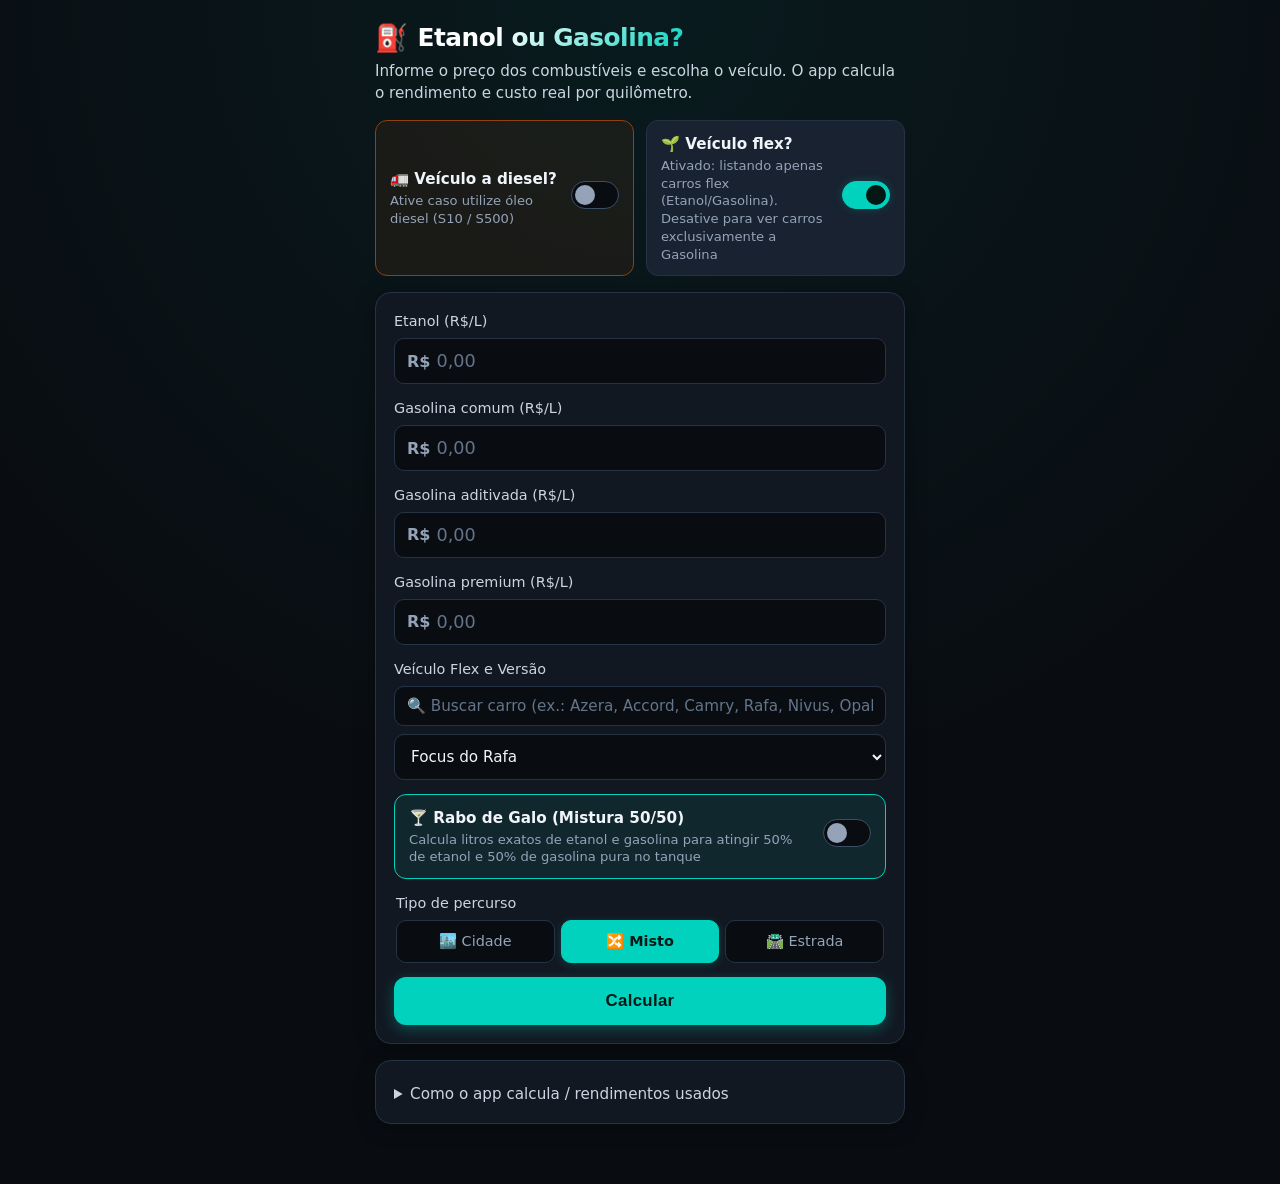
<file: index.html>
<!DOCTYPE html>
<html lang="pt-BR">
<head>
<meta charset="UTF-8">
<meta name="viewport" content="width=device-width, initial-scale=1">
<meta name="theme-color" content="#090d12">
<meta name="referrer" content="strict-origin-when-cross-origin">
<link rel="manifest" href="manifest.webmanifest">
<link rel="icon" type="image/png" href="icon-192.png">
<link rel="apple-touch-icon" href="icon-192.png">
<meta name="apple-mobile-web-app-capable" content="yes">
<meta name="mobile-web-app-capable" content="yes">
<title>Etanol ou Gasolina? Calculadora</title>
<link rel="stylesheet" href="style.css">
</head>
<body>
<main>
  <h1 id="mainTitle"><span id="titleEmoji" class="title-emoji" aria-hidden="true">⛽</span> <span id="titleText" class="title-text">Etanol ou Gasolina?</span></h1>
  <p class="sub">Informe o preço dos combustíveis e escolha o veículo. O app calcula o rendimento e custo real por quilômetro.</p>

  <!-- Toggles no Topo: Diesel e Veículo Flex lado a lado -->
  <div class="top-toggles-grid">
    <div class="toggle-card diesel-toggle-card">
      <div class="toggle-info">
        <label for="toggleDiesel" class="toggle-title">🚛 Veículo a diesel?</label>
        <span class="toggle-desc">Ative caso utilize óleo diesel (S10 / S500)</span>
      </div>
      <label class="switch" for="toggleDiesel" title="Veículo a diesel">
        <input type="checkbox" id="toggleDiesel">
        <span class="slider"></span>
      </label>
    </div>

    <div class="toggle-card flex-toggle-card">
      <div class="toggle-info">
        <label for="toggleVeiculoFlex" class="toggle-title">🌱 Veículo flex?</label>
        <span class="toggle-desc" id="toggleFlexDesc">Desative para ver apenas carros a gasolina</span>
      </div>
      <label class="switch" for="toggleVeiculoFlex" title="Alternar entre lista de carros Flex e exclusivamente a Gasolina">
        <input type="checkbox" id="toggleVeiculoFlex" checked>
        <span class="slider"></span>
      </label>
    </div>
  </div>

  <!-- Mensagem de combustível incompatível (Diesel) -->
  <div id="dieselMessage" class="card diesel-card" hidden>
    <div class="diesel-badge">⚠️ COMBUSTÍVEL INCOMPATÍVEL COM A CALCULADORA</div>
    <h2>Combustível Incompatível com a Calculadora</h2>
    <p class="diesel-desc">
      Veículos movidos a <b>óleo diesel (S10 ou S500)</b> operam por <b>ignição espontânea por alta compressão</b> e necessitam da lubricidade específica do óleo diesel.
      <br><br>
      <b>Motores a diesel não utilizam gasolina nem etanol</b>: abastecer com etanol ou gasolina causa destruição imediata da bomba injetora de alta pressão, dos bicos e de componentes móveis do motor. Por isso, a equivalência de combustíveis não se aplica a veículos a diesel.
    </p>
  </div>

  <!-- Conteúdo principal da Calculadora -->
  <div id="mainContent">
    <form id="form" class="card" novalidate>
      <div class="field" id="etanolField">
        <label for="etanol">Etanol (R$/L)</label>
        <div class="price"><span>R$</span><input id="etanol" type="text" inputmode="decimal" placeholder="0,00" autocomplete="off" maxlength="7"></div>
      </div>
      <div class="field">
        <label for="comum">Gasolina comum (R$/L)</label>
        <div class="price"><span>R$</span><input id="comum" type="text" inputmode="decimal" placeholder="0,00" autocomplete="off" maxlength="7"></div>
      </div>
      <div class="field">
        <label for="aditivada">Gasolina aditivada (R$/L)</label>
        <div class="price"><span>R$</span><input id="aditivada" type="text" inputmode="decimal" placeholder="0,00" autocomplete="off" maxlength="7"></div>
      </div>
      <div class="field">
        <label for="premium">Gasolina premium (R$/L)</label>
        <div class="price"><span>R$</span><input id="premium" type="text" inputmode="decimal" placeholder="0,00" autocomplete="off" maxlength="7"></div>
      </div>
      <div class="field" id="brandField" hidden>
        <label for="brand">Marca da gasolina premium</label>
        <select id="brand"></select>
      </div>

      <div class="field">
        <label for="carro" id="carroLabel">Veículo Flex e Versão</label>
        <div class="search-box">
          <label for="buscaCarro" class="visually-hidden">Buscar veículo por montadora, modelo ou versão</label>
          <input id="buscaCarro" type="text" placeholder="🔍 Buscar carro (ex.: Azera, Accord, Camry, Rafa, Nivus, Opala...)" autocomplete="off">
        </div>
        <select id="carro"></select>
        <div id="carroCustom" hidden>
          <div class="toggle-card">
            <div class="toggle-info">
              <label for="toggleEtanol" class="toggle-title">Calculadora de etanol</label>
              <span class="toggle-desc">Ative para motor flex ou desative se o carro for apenas a gasolina</span>
            </div>
            <label class="switch" for="toggleEtanol" title="Ativar ou desativar calculadora de etanol">
              <input type="checkbox" id="toggleEtanol" checked>
              <span class="slider"></span>
            </label>
          </div>
          <div class="grid2">
            <div><label for="kmGC">Gasolina – cidade (km/L)</label><div class="price"><input id="kmGC" type="text" inputmode="decimal" placeholder="0,0" autocomplete="off" maxlength="5"></div></div>
            <div><label for="kmGE">Gasolina – estrada (km/L)</label><div class="price"><input id="kmGE" type="text" inputmode="decimal" placeholder="0,0" autocomplete="off" maxlength="5"></div></div>
          </div>
          <div id="customEtanolFields" class="grid2">
            <div><label for="kmEC">Etanol – cidade (km/L)</label><div class="price"><input id="kmEC" type="text" inputmode="decimal" placeholder="0,0" autocomplete="off" maxlength="5"></div></div>
            <div><label for="kmEE">Etanol – estrada (km/L)</label><div class="price"><input id="kmEE" type="text" inputmode="decimal" placeholder="0,0" autocomplete="off" maxlength="5"></div></div>
          </div>
        </div>
      </div>

      <!-- Rabo de Galo (Mistura 50/50) com emoji de drink -->
      <div id="rachadorSection" class="field">
        <div class="toggle-card rachador-toggle-card">
          <div class="toggle-info">
            <label for="toggleRachador" class="toggle-title">🍸 Rabo de Galo (Mistura 50/50)</label>
            <span class="toggle-desc">Calcula litros exatos de etanol e gasolina para atingir 50% de etanol e 50% de gasolina pura no tanque</span>
          </div>
          <label class="switch" for="toggleRachador" title="Ativar cálculo de Rabo de Galo">
            <input type="checkbox" id="toggleRachador">
            <span class="slider"></span>
          </label>
        </div>

        <div id="rachadorBox" class="rachador-content" hidden>
          <div class="rachador-input-wrap">
            <label for="litrosMistura">Volume total desejado da mistura (Litros):</label>
            <div class="price">
              <input id="litrosMistura" type="text" inputmode="numeric" placeholder="40" value="40" maxlength="3">
              <span>L</span>
            </div>
          </div>
          <div id="rachadorResult" class="rachador-result-cards"></div>
        </div>
      </div>

      <fieldset class="field">
        <legend>Tipo de percurso</legend>
        <div class="seg">
          <label><input type="radio" name="percurso" value="cidade"><span>🏙️ Cidade</span></label>
          <label><input type="radio" name="percurso" value="misto" checked><span>🔀 Misto</span></label>
          <label><input type="radio" name="percurso" value="estrada"><span>🛣️ Estrada</span></label>
        </div>
      </fieldset>
      <button type="submit">Calcular</button>
      <div class="error" id="error" role="alert" hidden></div>
    </form>

    <section id="result" class="card" aria-live="polite" hidden></section>

    <div class="card">
      <details>
        <summary>Como o app calcula / rendimentos usados</summary>
        <table id="effTable"></table>
        <p class="note">
          O custo por km é <b>preço ÷ km/L</b>: quanto menor, melhor. A tabela acima exibe o consumo oficial do veículo selecionado (tabela Inmetro / PBEV).
          Percurso misto = 50% da distância na cidade e 50% na estrada.
        </p>
        <p class="note">
          <b>Teor oficial de etanol na gasolina:</b> A gasolina comum e a aditivada contêm <b>32% de etanol anidro</b>, enquanto as gasolinas premium contêm <b>25% de etanol anidro</b>.
        </p>
        <p class="note">
          <b>⚠️ Alerta sobre Gasolina Aditivada:</b> Não existe regulamentação que determine proporção mínima ou máxima obrigatória de aditivo para que a gasolina seja vendida como aditivada no posto. Vale mais a pena abastecer com <b>gasolina comum e dosar um aditivo avulso</b> de marca confiável, ou optar por <b>gasolina premium</b> (com maior octanagem e aditivação comprovada).
        </p>
        <p class="note">
          <b>⚠️ Alerta de Saúde do Motor:</b> Trajetos curtos (menos de 15 minutos) degradam o óleo do motor precocemente, pois não evaporam a condensação. O <b>etanol é um forte agravante</b> nesses trajetos frios devido ao seu alto calor de vaporização.
        </p>
      </details>
    </div>
  </div>
</main>
<script src="app.js" defer></script>
</body>
</html>
</file>
<file: style.css>
/* ============================================================
   TEMA MERCEDES-AMG PETRONAS F1 TEAM
   Paleta: Preto Asfalto / Grafite Metálico + Prata Flechas de Prata + Verde/Azul Petronas
   ============================================================ */
:root {
  --bg: #090d12;              /* Preto profundo paddock / fibra de carbono */
  --card: #121822;            /* Grafite escuro acetinado */
  --card2: #182230;           /* Grafite com reflexo metálico */
  --text: #f1f5f9;            /* Branco prateado de alto contraste */
  --muted: #cbd5e1;           /* Prata claro legível (WCAG AA) */
  --silver-dim: #94a3b8;      /* Prata fosco secundário */
  --silver-bright: #e2e8f0;   /* Prata brilhante Mercedes */
  --accent: #00D2BE;          /* Verde / Azul Petronas F1 (Turquesa icônico) */
  --accent2: #00B4A2;         /* Verde Petronas profundo para hover */
  --accent-glow: rgba(0, 210, 190, 0.2);
  --border: #263345;          /* Borda metálica chumbo */
  --border-silver: #3d4f66;   /* Borda prateada com destaque */
  --danger: #f87171;          /* Vermelho alerta */
  --warning: #fbbf24;         /* Amarelo esportivo */
}

* { box-sizing: border-box; }
[hidden] { display: none !important; }

body {
  margin: 0;
  font-family: system-ui, -apple-system, "Segoe UI", Roboto, "Helvetica Neue", sans-serif;
  background: var(--bg);
  background-image: radial-gradient(circle at 50% 0%, rgba(0, 210, 190, 0.07) 0%, transparent 60%);
  color: var(--text);
  min-height: 100vh;
  display: flex;
  justify-content: center;
  padding: 20px 14px 44px;
  line-height: 1.45;
}

main {
  width: 100%;
  max-width: 530px;
}

h1 {
  font-size: 1.55rem;
  margin: 0 0 4px;
  font-weight: 800;
  letter-spacing: -0.02em;
  display: flex;
  align-items: center;
  gap: 10px;
  color: var(--text);
}

.title-emoji {
  display: inline-flex;
  align-items: center;
  justify-content: center;
  font-size: 1.65rem;
  line-height: 1;
  -webkit-text-fill-color: initial;
  color: initial;
  background: none;
  filter: none;
}

.title-text {
  background: linear-gradient(135deg, #ffffff 30%, var(--accent) 100%);
  -webkit-background-clip: text;
  -webkit-text-fill-color: transparent;
}

.sub {
  color: var(--muted);
  margin: 0 0 16px;
  font-size: .95rem;
}

.card {
  background: var(--card);
  border: 1px solid var(--border);
  border-radius: 16px;
  padding: 18px;
  margin-bottom: 16px;
  box-shadow: 0 4px 20px rgba(0, 0, 0, 0.35);
  position: relative;
}

.field {
  margin-bottom: 14px;
  border: 0;
  padding: 0;
  min-width: 0;
}
.field:last-child { margin-bottom: 0; }

label, legend {
  display: block;
  font-size: .9rem;
  color: var(--muted);
  margin-bottom: 6px;
  padding: 0;
  font-weight: 500;
}

.price {
  display: flex;
  align-items: center;
  background: var(--bg);
  border: 1px solid var(--border);
  border-radius: 10px;
  padding: 0 12px;
  transition: border-color .2s, box-shadow .2s;
}

.price:focus-within, select:focus {
  border-color: var(--accent);
  outline: 2px solid var(--accent);
  outline-offset: 1px;
  box-shadow: 0 0 12px var(--accent-glow);
}

.price span {
  color: var(--silver-dim);
  margin-right: 6px;
  font-weight: 600;
}

.search-box {
  display: flex;
  align-items: center;
  background: var(--bg);
  border: 1px solid var(--border);
  border-radius: 10px;
  padding: 0 12px;
  margin-bottom: 8px;
  transition: border-color .2s, box-shadow .2s;
}

.search-box:focus-within {
  border-color: var(--accent);
  outline: 2px solid var(--accent);
  outline-offset: 1px;
  box-shadow: 0 0 12px var(--accent-glow);
}

.search-box input {
  font-size: .95rem;
  padding: 10px 0;
}

input, select {
  width: 100%;
  background: transparent;
  border: 0;
  color: var(--text);
  font-size: 1.1rem;
  padding: 12px 0;
  outline: none;
  font-family: inherit;
}

input::placeholder {
  color: #64748b;
  opacity: 1;
}

select {
  background: var(--bg);
  border: 1px solid var(--border);
  border-radius: 10px;
  padding: 12px;
  font-size: .95rem;
  cursor: pointer;
}

select optgroup {
  background: var(--card);
  color: var(--accent);
  font-weight: 700;
  padding: 6px 0;
}

select option {
  background: var(--card2);
  color: var(--text);
  font-weight: 400;
  padding: 8px 4px;
}

.grid2 {
  display: grid;
  grid-template-columns: 1fr 1fr;
  gap: 10px;
  margin-top: 12px;
}
.grid2 label { font-size: .85rem; }
.grid2 .price { padding: 0 10px; }
.grid2 .price span { font-size: .85rem; }

/* Toggles elegantes no estilo Mercedes F1 */
.top-toggles-grid {
  display: grid;
  grid-template-columns: 1fr 1fr;
  gap: 12px;
  margin-bottom: 16px;
}

.top-toggles-grid .toggle-card {
  margin-top: 0;
  margin-bottom: 0;
  height: 100%;
  box-sizing: border-box;
}

@media (max-width: 500px) {
  .top-toggles-grid {
    grid-template-columns: 1fr;
    gap: 10px;
  }
}

.toggle-card {
  display: flex;
  align-items: center;
  justify-content: space-between;
  gap: 12px;
  background: var(--card2);
  border: 1px solid var(--border);
  border-radius: 12px;
  padding: 12px 14px;
  margin-top: 10px;
  margin-bottom: 12px;
  transition: border-color .2s;
}

.toggle-info { flex: 1; min-width: 0; }
.toggle-title {
  display: block;
  font-size: .95rem;
  font-weight: 600;
  color: var(--text);
  margin-bottom: 2px;
  cursor: pointer;
}
.toggle-desc {
  display: block;
  font-size: .82rem;
  color: var(--silver-dim);
  line-height: 1.35;
}

.switch {
  position: relative;
  display: inline-block;
  width: 48px;
  height: 28px;
  flex-shrink: 0;
  cursor: pointer;
}
.switch input { opacity: 0; width: 0; height: 0; position: absolute; }
.slider {
  position: absolute;
  top: 0; left: 0; right: 0; bottom: 0;
  background-color: var(--bg);
  border: 1px solid var(--border-silver);
  border-radius: 28px;
  transition: background-color .2s, border-color .2s, box-shadow .2s;
}
.slider::before {
  content: "";
  position: absolute;
  height: 20px;
  width: 20px;
  left: 3px;
  top: 3px;
  background-color: var(--silver-dim);
  border-radius: 50%;
  transition: transform .2s, background-color .2s;
}
.switch input:checked + .slider {
  background-color: var(--accent);
  border-color: var(--accent);
  box-shadow: 0 0 10px var(--accent-glow);
}
.switch input:checked + .slider::before {
  transform: translateX(20px);
  background-color: #031715;
}
.switch input:focus-visible + .slider {
  outline: 2px solid var(--text);
  outline-offset: 2px;
}

/* Botão de Calcular Mercedes Petronas */
button {
  width: 100%;
  border: 0;
  border-radius: 12px;
  padding: 14px;
  font-size: 1.05rem;
  font-weight: 700;
  background: var(--accent);
  color: #031715;
  cursor: pointer;
  letter-spacing: 0.02em;
  transition: background .2s, transform .1s, box-shadow .2s;
  box-shadow: 0 4px 14px rgba(0, 210, 190, 0.3);
}
button:hover {
  background: #02ecd5;
  box-shadow: 0 6px 18px rgba(0, 210, 190, 0.45);
}
button:active { transform: scale(0.99); }
button:focus-visible {
  outline: 3px solid var(--silver-bright);
  outline-offset: 2px;
}

.error {
  color: var(--danger);
  font-size: .95rem;
  margin-top: 10px;
  font-weight: 500;
}

/* Cartão do Vencedor Petronas */
.winner {
  background: linear-gradient(135deg, #042420 0%, #084039 100%);
  border: 1px solid var(--accent);
  border-radius: 14px;
  padding: 18px;
  margin-bottom: 14px;
  box-shadow: 0 4px 16px rgba(0, 210, 190, 0.15);
}
.winner small {
  color: var(--accent);
  text-transform: uppercase;
  letter-spacing: .08em;
  font-size: .8rem;
  font-weight: 700;
}
.winner h2 {
  margin: 4px 0 6px;
  font-size: 1.55rem;
  color: #ffffff;
}
.winner p {
  margin: 0;
  color: #e2fbf8;
  font-size: .95rem;
}

/* Linhas de Ranking */
.row {
  display: flex;
  justify-content: space-between;
  align-items: center;
  gap: 10px;
  padding: 12px 14px;
  border-radius: 10px;
  background: var(--card2);
  border: 1px solid var(--border);
  margin-bottom: 8px;
  transition: border-color .15s;
}
.row.best {
  border-color: var(--accent);
  background: linear-gradient(90deg, rgba(0, 210, 190, 0.1) 0%, var(--card2) 100%);
}
.row .name { font-weight: 600; color: var(--text); }
.row .meta { color: var(--silver-dim); font-size: .875rem; margin-top: 2px; }
.row .val { text-align: right; font-weight: 700; white-space: nowrap; color: var(--text); }
.row .val small { display: block; color: var(--silver-dim); font-weight: 400; font-size: .82rem; }

.tip {
  background: var(--card2);
  border: 1px solid var(--border);
  border-radius: 10px;
  padding: 12px 14px;
  font-size: .9rem;
  color: var(--muted);
  margin-top: 12px;
  line-height: 1.45;
}
.tip b { color: var(--text); }
.tip.warning {
  border-left: 4px solid var(--warning);
  background: rgba(251, 191, 36, 0.08);
}
.tip.easter-egg {
  border-left: 4px solid var(--accent);
  background: rgba(0, 210, 190, 0.1);
  box-shadow: 0 0 15px rgba(0, 210, 190, 0.15);
}

details { margin-top: 4px; }
summary {
  cursor: pointer;
  color: var(--muted);
  font-size: .95rem;
  font-weight: 500;
}
summary:hover { color: var(--accent); }
summary:focus-visible { outline: 2px solid var(--accent); outline-offset: 2px; }

table {
  width: 100%;
  border-collapse: collapse;
  margin-top: 10px;
  font-size: .875rem;
}
td, th {
  text-align: left;
  padding: 7px 5px;
  border-bottom: 1px solid var(--border);
}
th {
  color: var(--accent);
  font-weight: 600;
}

.note {
  color: var(--silver-dim);
  font-size: .875rem;
  margin-top: 10px;
  line-height: 1.5;
}

.benefits {
  background: var(--card2);
  border: 1px solid var(--border);
  border-radius: 12px;
  padding: 14px;
  margin-top: 12px;
}
.benefits h3 {
  margin: 0 0 8px;
  font-size: 1rem;
  color: var(--silver-bright);
}
.benefits ul {
  margin: 0;
  padding-left: 18px;
  font-size: .9rem;
  line-height: 1.5;
}
.benefits li { margin-bottom: 4px; }
.benefits li b { color: var(--accent); }

/* Seletor de Percurso (Cidade / Misto / Estrada) */
.seg { display: flex; gap: 6px; }
.seg label { flex: 1; margin: 0; cursor: pointer; position: relative; }
.seg input { position: absolute; opacity: 0; width: 0; height: 0; }
.seg span {
  display: block;
  text-align: center;
  padding: 10px 4px;
  border: 1px solid var(--border);
  border-radius: 10px;
  background: var(--bg);
  color: var(--silver-dim);
  font-size: .9rem;
  font-weight: 500;
  transition: all .2s;
}
.seg input:checked + span {
  background: var(--accent);
  color: #031715;
  border-color: var(--accent);
  font-weight: 700;
  box-shadow: 0 2px 8px var(--accent-glow);
}
.seg input:focus-visible + span { outline: 2px solid var(--silver-bright); outline-offset: 2px; }

/* Estilos Diesel com design de aviso técnico de ponta */
.diesel-toggle-card {
  border-color: #92400e;
  background: rgba(146, 64, 14, 0.12);
}
.diesel-card {
  text-align: center;
  padding: 26px 18px;
  border-color: #f59e0b;
  background: linear-gradient(180deg, #182230 0%, #291a0c 100%);
  box-shadow: 0 6px 24px rgba(245, 158, 11, 0.15);
}
.diesel-badge {
  display: inline-block;
  padding: 4px 12px;
  border-radius: 20px;
  font-size: .75rem;
  font-weight: 800;
  letter-spacing: .08em;
  background: #f59e0b;
  color: #451a03;
  margin-bottom: 12px;
}
.diesel-card h2 {
  font-size: 1.3rem;
  margin: 0 0 12px;
  color: #fef3c7;
  font-weight: 700;
}
.diesel-desc {
  color: var(--muted);
  font-size: .92rem;
  line-height: 1.55;
  margin: 0;
}

/* Estilos Rabo de Galo (Mistura 50/50) */
.rachador-toggle-card {
  border-color: var(--accent);
  background: rgba(0, 210, 190, 0.08);
}
.rachador-content {
  background: var(--card2);
  border: 1px solid var(--accent);
  border-radius: 12px;
  padding: 14px;
  margin-top: 8px;
}
.rachador-input-wrap { margin-bottom: 12px; }
.rachador-result-cards { display: flex; flex-direction: column; gap: 10px; }
.rachador-card {
  background: var(--bg);
  border: 1px solid var(--border);
  border-radius: 10px;
  padding: 12px;
}
.rachador-card.comum { border-left: 4px solid var(--accent); }
.rachador-card.premium { border-left: 4px solid #c084fc; }
.rachador-title {
  font-size: 1rem;
  font-weight: 700;
  margin: 0 0 8px;
  color: var(--text);
}
.rachador-grid {
  display: grid;
  grid-template-columns: 1fr 1fr;
  gap: 8px;
  font-size: .875rem;
}
.rachador-metric {
  background: var(--card);
  padding: 8px 10px;
  border-radius: 8px;
  border: 1px solid var(--border);
}
.rachador-metric b {
  display: block;
  font-size: 1.1rem;
  color: var(--accent);
}
.rachador-metric small { color: var(--silver-dim); font-size: .75rem; }
.rachador-footer {
  margin-top: 8px;
  font-size: .85rem;
  color: var(--muted);
  display: flex;
  justify-content: space-between;
  border-top: 1px solid var(--border);
  padding-top: 6px;
}

/* Utilitário de acessibilidade para leitores de tela (Lighthouse a11y) */
.visually-hidden {
  position: absolute !important;
  width: 1px !important;
  height: 1px !important;
  padding: 0 !important;
  margin: -1px !important;
  overflow: hidden !important;
  clip: rect(0, 0, 0, 0) !important;
  white-space: nowrap !important;
  border: 0 !important;
}
</file>
